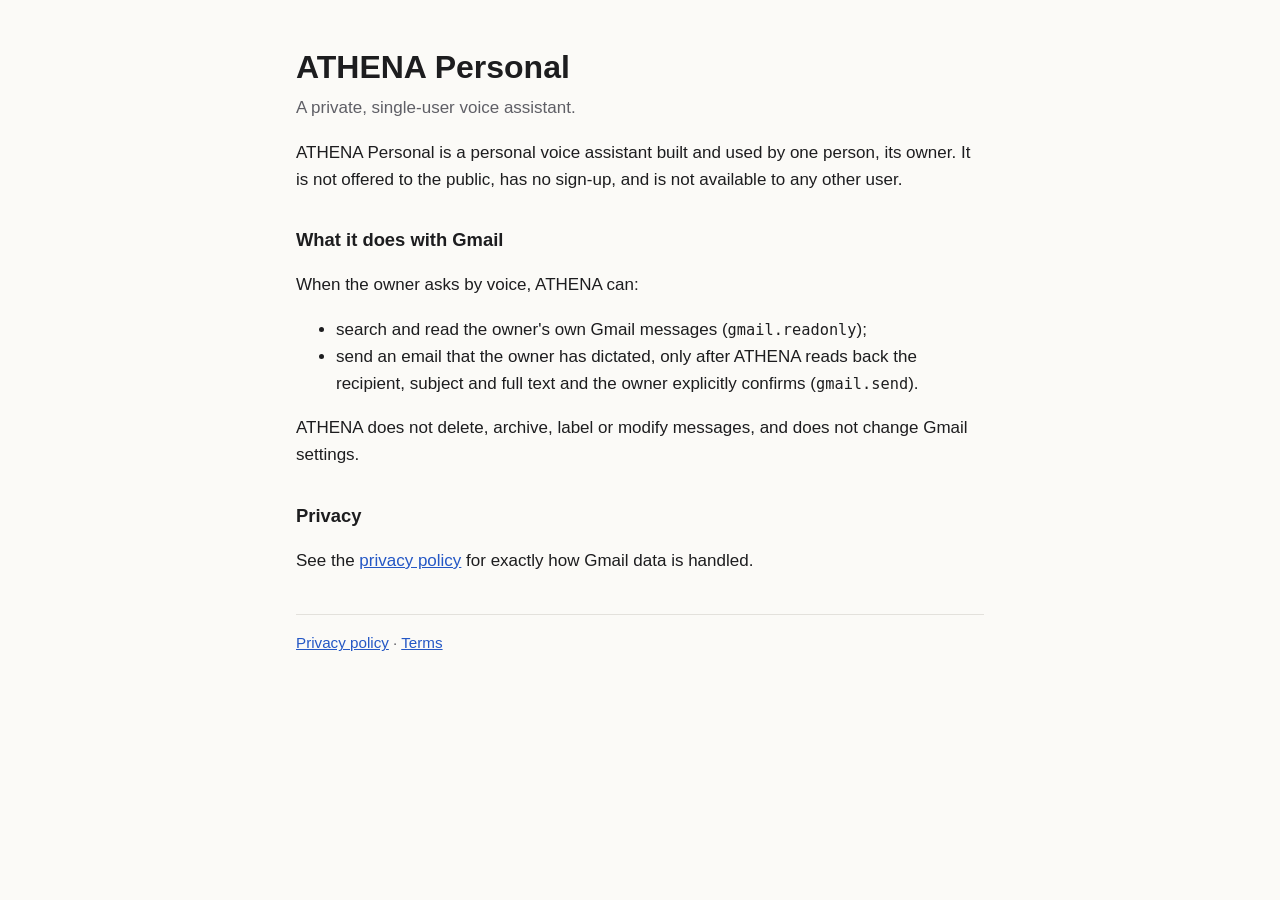
<file: index.html>
<!doctype html>
<html lang="en">
<head>
<meta charset="utf-8">
<meta name="viewport" content="width=device-width, initial-scale=1">
<title>ATHENA Personal</title>
<link rel="stylesheet" href="style.css">
</head>
<body>
<main>
<h1>ATHENA Personal</h1>
<p class="lead">A private, single-user voice assistant.</p>

<p>ATHENA Personal is a personal voice assistant built and used by one person, its owner. It is not offered to the public, has no sign-up, and is not available to any other user.</p>

<h2>What it does with Gmail</h2>
<p>When the owner asks by voice, ATHENA can:</p>
<ul>
<li>search and read the owner's own Gmail messages (<code>gmail.readonly</code>);</li>
<li>send an email that the owner has dictated, only after ATHENA reads back the recipient, subject and full text and the owner explicitly confirms (<code>gmail.send</code>).</li>
</ul>
<p>ATHENA does not delete, archive, label or modify messages, and does not change Gmail settings.</p>

<h2>Privacy</h2>
<p>See the <a href="privacy.html">privacy policy</a> for exactly how Gmail data is handled.</p>

<nav><a href="privacy.html">Privacy policy</a> · <a href="terms.html">Terms</a></nav>
</main>
</body>
</html>
</file>
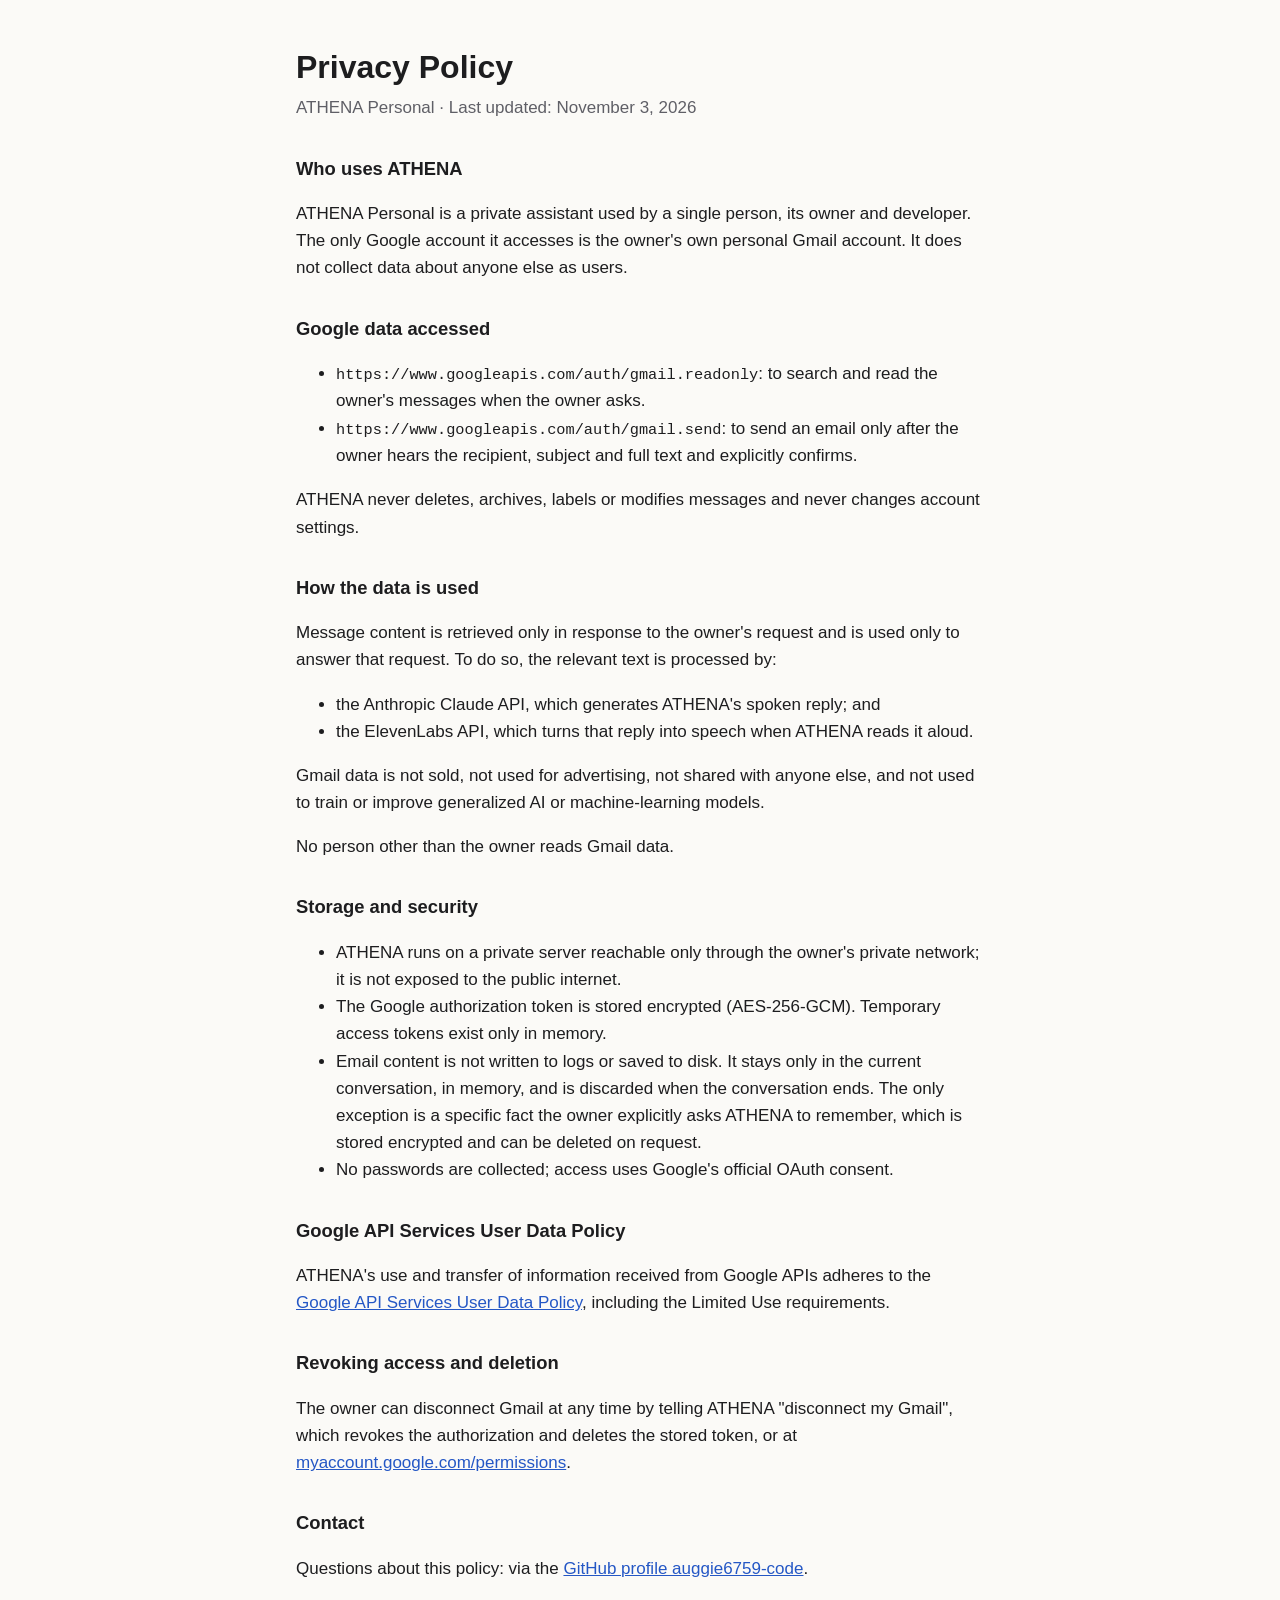
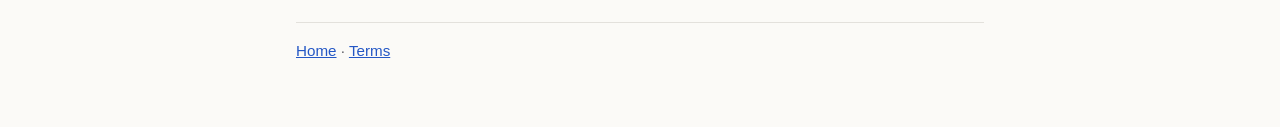
<file: privacy.html>
<!doctype html>
<html lang="en">
<head>
<meta charset="utf-8">
<meta name="viewport" content="width=device-width, initial-scale=1">
<title>ATHENA Privacy Policy</title>
<link rel="stylesheet" href="style.css">
</head>
<body>
<main>
<h1>Privacy Policy</h1>
<p class="lead">ATHENA Personal · Last updated: November 3, 2026</p>

<h2>Who uses ATHENA</h2>
<p>ATHENA Personal is a private assistant used by a single person, its owner and developer. The only Google account it accesses is the owner's own personal Gmail account. It does not collect data about anyone else as users.</p>

<h2>Google data accessed</h2>
<ul>
<li><code>https://www.googleapis.com/auth/gmail.readonly</code>: to search and read the owner's messages when the owner asks.</li>
<li><code>https://www.googleapis.com/auth/gmail.send</code>: to send an email only after the owner hears the recipient, subject and full text and explicitly confirms.</li>
</ul>
<p>ATHENA never deletes, archives, labels or modifies messages and never changes account settings.</p>

<h2>How the data is used</h2>
<p>Message content is retrieved only in response to the owner's request and is used only to answer that request. To do so, the relevant text is processed by:</p>
<ul>
<li>the Anthropic Claude API, which generates ATHENA's spoken reply; and</li>
<li>the ElevenLabs API, which turns that reply into speech when ATHENA reads it aloud.</li>
</ul>
<p>Gmail data is not sold, not used for advertising, not shared with anyone else, and not used to train or improve generalized AI or machine-learning models.</p>
<p>No person other than the owner reads Gmail data.</p>

<h2>Storage and security</h2>
<ul>
<li>ATHENA runs on a private server reachable only through the owner's private network; it is not exposed to the public internet.</li>
<li>The Google authorization token is stored encrypted (AES-256-GCM). Temporary access tokens exist only in memory.</li>
<li>Email content is not written to logs or saved to disk. It stays only in the current conversation, in memory, and is discarded when the conversation ends. The only exception is a specific fact the owner explicitly asks ATHENA to remember, which is stored encrypted and can be deleted on request.</li>
<li>No passwords are collected; access uses Google's official OAuth consent.</li>
</ul>

<h2>Google API Services User Data Policy</h2>
<p>ATHENA's use and transfer of information received from Google APIs adheres to the <a href="https://developers.google.com/terms/api-services-user-data-policy">Google API Services User Data Policy</a>, including the Limited Use requirements.</p>

<h2>Revoking access and deletion</h2>
<p>The owner can disconnect Gmail at any time by telling ATHENA "disconnect my Gmail", which revokes the authorization and deletes the stored token, or at <a href="https://myaccount.google.com/permissions">myaccount.google.com/permissions</a>.</p>

<h2>Contact</h2>
<p>Questions about this policy: via the <a href="https://github.com/auggie6759-code">GitHub profile auggie6759-code</a>.</p>

<nav><a href="index.html">Home</a> · <a href="terms.html">Terms</a></nav>
</main>
</body>
</html>
</file>
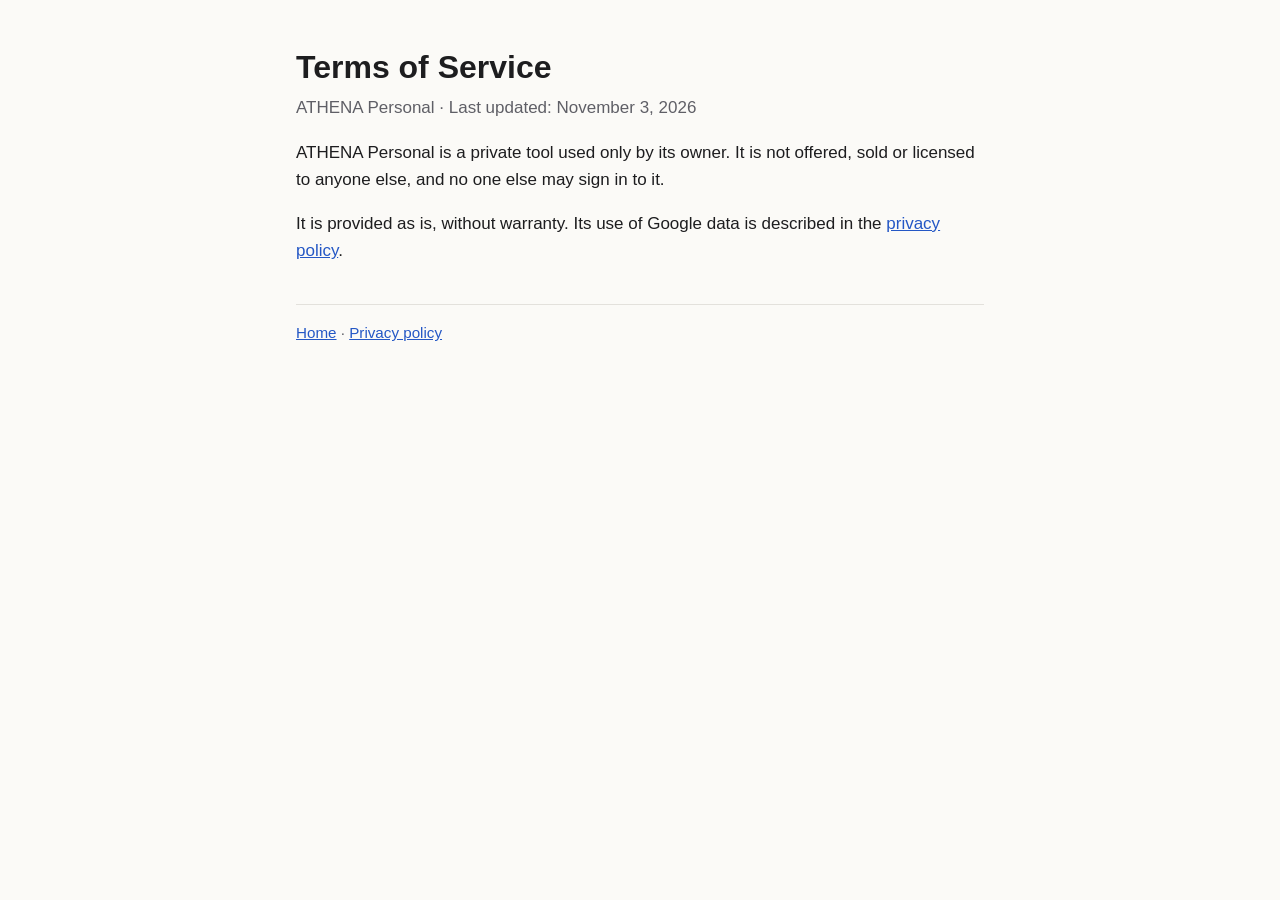
<file: terms.html>
<!doctype html>
<html lang="en">
<head>
<meta charset="utf-8">
<meta name="viewport" content="width=device-width, initial-scale=1">
<title>ATHENA Terms</title>
<link rel="stylesheet" href="style.css">
</head>
<body>
<main>
<h1>Terms of Service</h1>
<p class="lead">ATHENA Personal · Last updated: November 3, 2026</p>
<p>ATHENA Personal is a private tool used only by its owner. It is not offered, sold or licensed to anyone else, and no one else may sign in to it.</p>
<p>It is provided as is, without warranty. Its use of Google data is described in the <a href="privacy.html">privacy policy</a>.</p>
<nav><a href="index.html">Home</a> · <a href="privacy.html">Privacy policy</a></nav>
</main>
</body>
</html>
</file>
<file: style.css>
:root{--bg:#fbfaf7;--fg:#1d1d1f;--muted:#5f5f66;--line:#e3e1dc;--link:#2457c5}
@media (prefers-color-scheme:dark){:root{--bg:#141416;--fg:#ececef;--muted:#a1a1aa;--line:#2c2c31;--link:#8ab0ff}}
*{box-sizing:border-box}
body{margin:0;background:var(--bg);color:var(--fg);font:17px/1.6 -apple-system,BlinkMacSystemFont,"Segoe UI",Roboto,sans-serif}
main{max-width:720px;margin:0 auto;padding:48px 16px 64px}
h1{font-size:2rem;line-height:1.2;margin:0 0 8px}
h2{font-size:1.15rem;margin:32px 0 8px}
p,li{color:var(--fg)}
.lead{color:var(--muted);margin-top:0}
a{color:var(--link)}
nav{border-top:1px solid var(--line);margin-top:40px;padding-top:16px;color:var(--muted);font-size:.95rem}
code{font-size:.9em}
</file>
